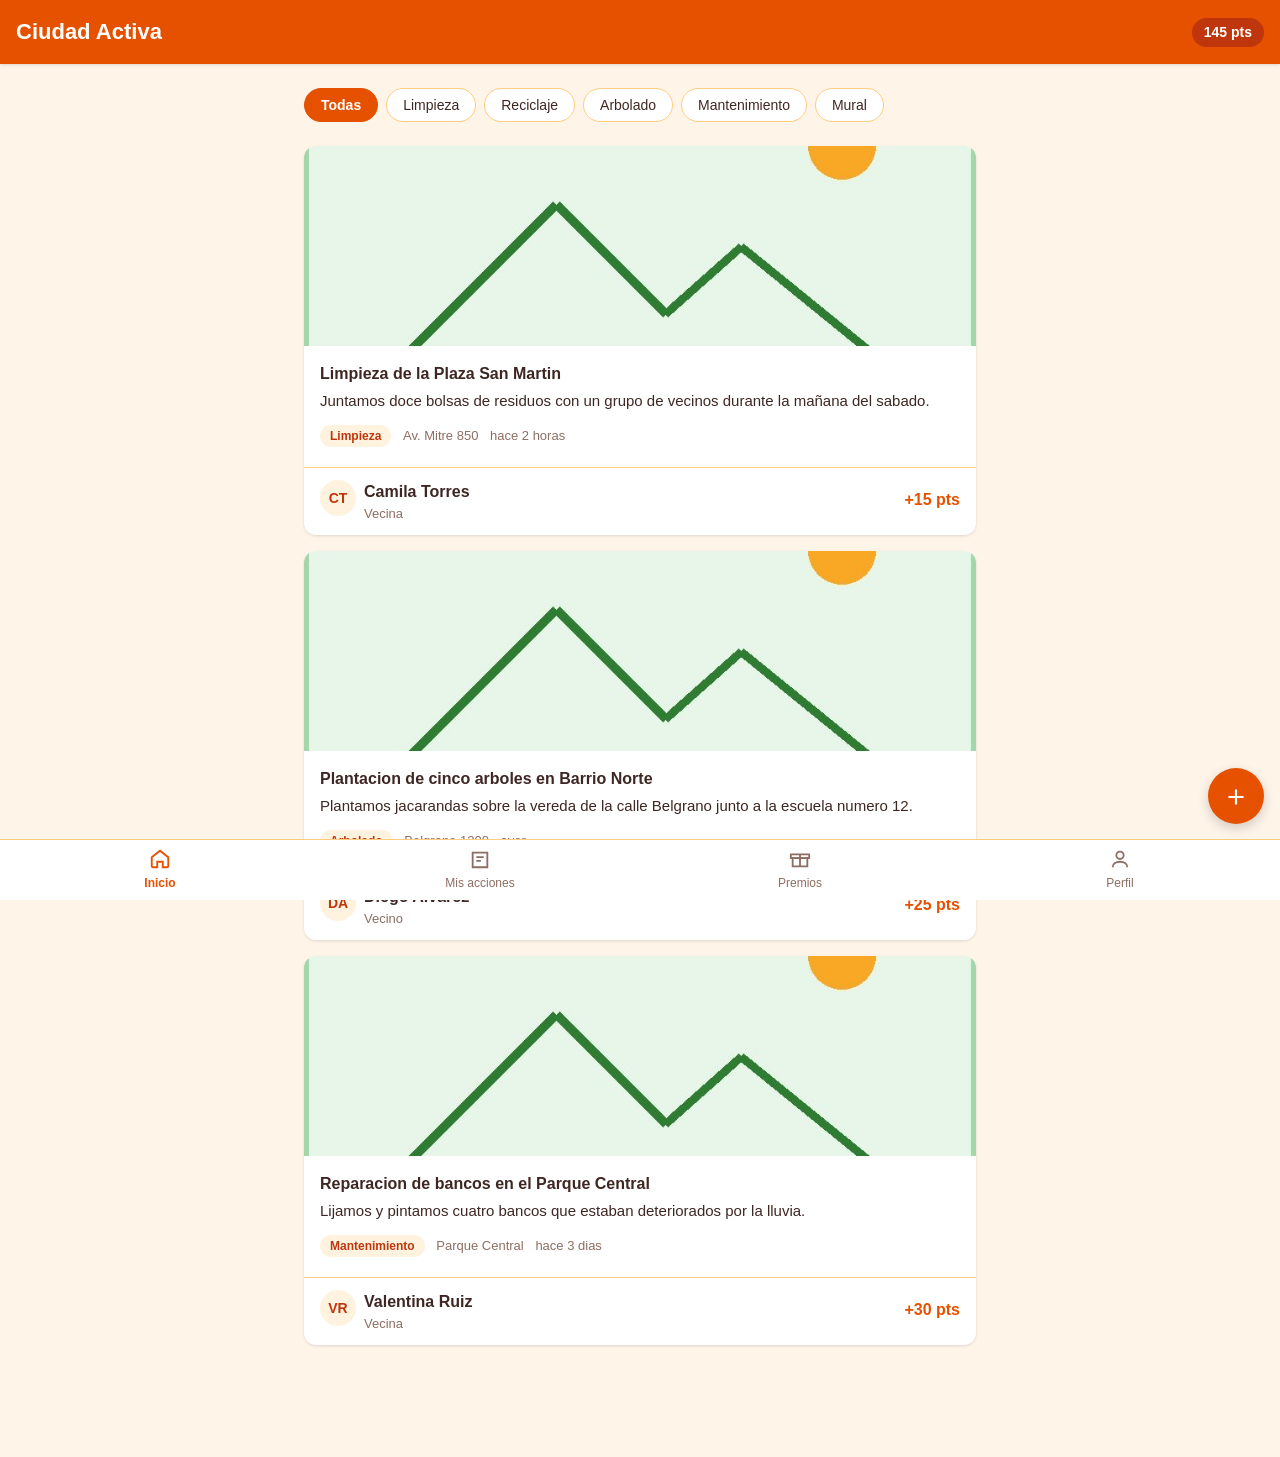
<file: frontend/index.html>
<!DOCTYPE html>
<html lang="es">
<head>
<meta charset="UTF-8">
<meta name="viewport" content="width=device-width, initial-scale=1.0">
<title>Ciudad Activa</title>
<link rel="stylesheet" href="css/main.css">
</head>
<body>

<header class="barra-superior">
  <h1>Ciudad Activa</h1>
  <span class="saldo">145 pts</span>
</header>

<main class="contenido">

  <nav class="filtros">
    <button class="filtro activo">Todas</button>
    <button class="filtro">Limpieza</button>
    <button class="filtro">Reciclaje</button>
    <button class="filtro">Arbolado</button>
    <button class="filtro">Mantenimiento</button>
    <button class="filtro">Mural</button>
  </nav>

  <article class="tarjeta">
    <img class="tarjeta-imagen" src="assets/img/placeholder.jpg" alt="Plaza San Martin limpia">
    <div class="tarjeta-cuerpo">
      <h2 class="tarjeta-titulo">Limpieza de la Plaza San Martin</h2>
      <p>Juntamos doce bolsas de residuos con un grupo de vecinos durante la mañana del sabado.</p>
      <div class="tarjeta-meta">
        <span class="etiqueta etiqueta-categoria">Limpieza</span>
        <span>Av. Mitre 850</span>
        <span>hace 2 horas</span>
      </div>
    </div>
    <div class="tarjeta-pie">
      <div class="autor">
        <span class="avatar">CT</span>
        <div>
          <strong>Camila Torres</strong>
          <small>Vecina</small>
        </div>
      </div>
      <span class="puntos">+15 pts</span>
    </div>
  </article>

  <article class="tarjeta">
    <img class="tarjeta-imagen" src="assets/img/placeholder.jpg" alt="Arboles plantados">
    <div class="tarjeta-cuerpo">
      <h2 class="tarjeta-titulo">Plantacion de cinco arboles en Barrio Norte</h2>
      <p>Plantamos jacarandas sobre la vereda de la calle Belgrano junto a la escuela numero 12.</p>
      <div class="tarjeta-meta">
        <span class="etiqueta etiqueta-categoria">Arbolado</span>
        <span>Belgrano 1200</span>
        <span>ayer</span>
      </div>
    </div>
    <div class="tarjeta-pie">
      <div class="autor">
        <span class="avatar">DA</span>
        <div>
          <strong>Diego Alvarez</strong>
          <small>Vecino</small>
        </div>
      </div>
      <span class="puntos">+25 pts</span>
    </div>
  </article>

  <article class="tarjeta">
    <img class="tarjeta-imagen" src="assets/img/placeholder.jpg" alt="Banco reparado">
    <div class="tarjeta-cuerpo">
      <h2 class="tarjeta-titulo">Reparacion de bancos en el Parque Central</h2>
      <p>Lijamos y pintamos cuatro bancos que estaban deteriorados por la lluvia.</p>
      <div class="tarjeta-meta">
        <span class="etiqueta etiqueta-categoria">Mantenimiento</span>
        <span>Parque Central</span>
        <span>hace 3 dias</span>
      </div>
    </div>
    <div class="tarjeta-pie">
      <div class="autor">
        <span class="avatar">VR</span>
        <div>
          <strong>Valentina Ruiz</strong>
          <small>Vecina</small>
        </div>
      </div>
      <span class="puntos">+30 pts</span>
    </div>
  </article>

</main>

<a class="boton-flotante" href="nueva-accion.html" aria-label="Publicar accion">
  <svg viewBox="0 0 24 24" fill="none" stroke="currentColor" stroke-width="2">
    <path d="M12 5v14M5 12h14"></path>
  </svg>
</a>

<nav class="nav-inferior">
  <a class="activo" href="index.html">
    <svg viewBox="0 0 24 24" fill="none" stroke="currentColor" stroke-width="2"><path d="M3 10l9-7 9 7v10a1 1 0 0 1-1 1h-5v-6H9v6H4a1 1 0 0 1-1-1z"></path></svg>
    Inicio
  </a>
  <a href="mis-acciones.html">
    <svg viewBox="0 0 24 24" fill="none" stroke="currentColor" stroke-width="2"><path d="M4 5h16v16H4z"></path><path d="M8 10h8M8 14h5"></path></svg>
    Mis acciones
  </a>
  <a href="recompensas.html">
    <svg viewBox="0 0 24 24" fill="none" stroke="currentColor" stroke-width="2"><path d="M4 11h16v9H4z"></path><path d="M2 7h20v4H2z"></path><path d="M12 7v13"></path></svg>
    Premios
  </a>
  <a href="perfil.html">
    <svg viewBox="0 0 24 24" fill="none" stroke="currentColor" stroke-width="2"><circle cx="12" cy="8" r="4"></circle><path d="M4 21c0-4 4-6 8-6s8 2 8 6"></path></svg>
    Perfil
  </a>
</nav>

</body>
</html>
</file>
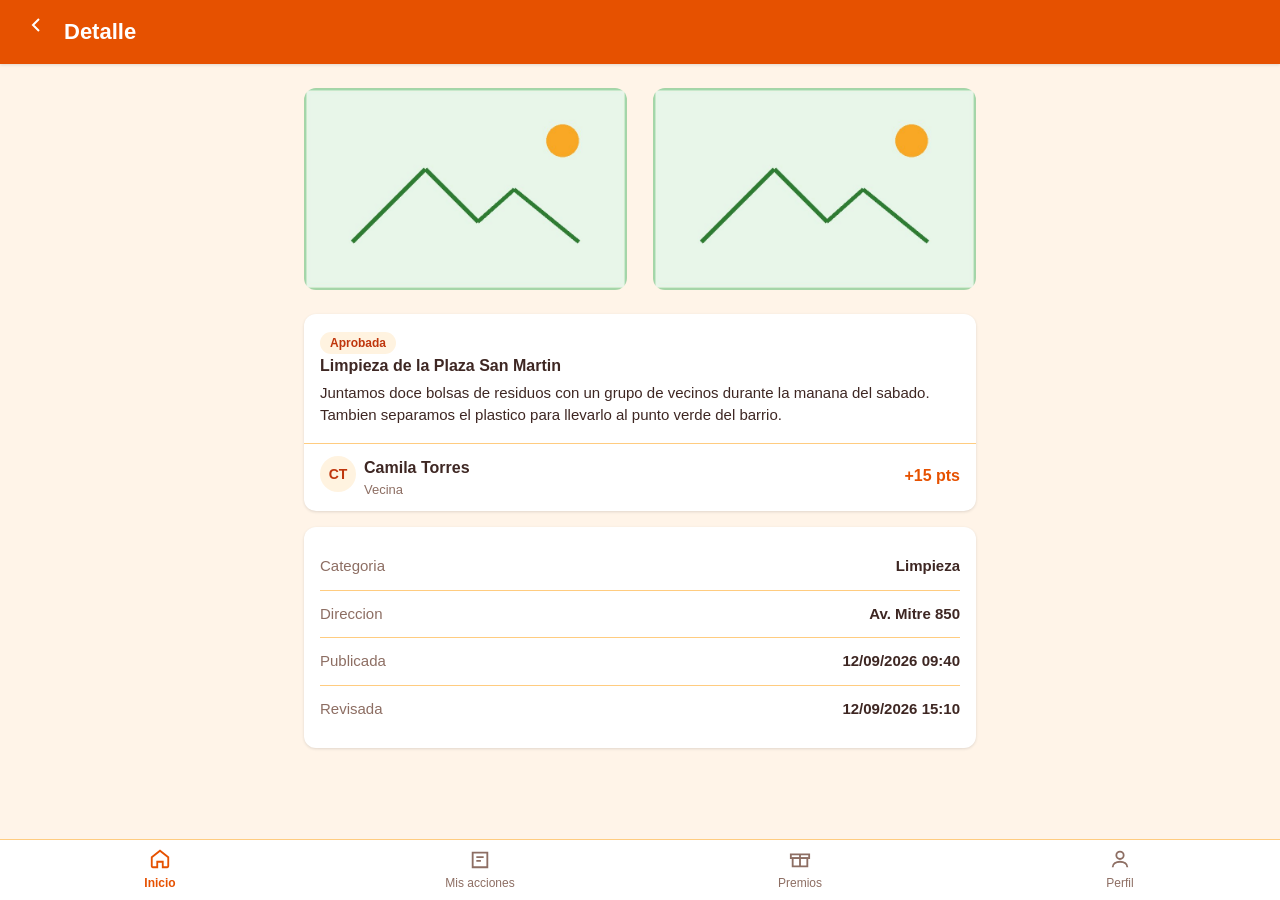
<file: frontend/accion.html>
<!DOCTYPE html>
<html lang="es">
<head>
<meta charset="UTF-8">
<meta name="viewport" content="width=device-width, initial-scale=1.0">
<title>Detalle de la accion - Ciudad Activa</title>
<link rel="stylesheet" href="css/main.css">
</head>
<body>

<header class="barra-superior">
  <a class="volver" href="index.html" aria-label="Volver">
    <svg viewBox="0 0 24 24" fill="none" stroke="currentColor" stroke-width="2" width="24" height="24"><path d="M15 6l-6 6 6 6"></path></svg>
  </a>
  <h1>Detalle</h1>
</header>

<main class="contenido">

  <div class="galeria">
    <img src="assets/img/placeholder.jpg" alt="Prueba de la accion 1">
    <img src="assets/img/placeholder.jpg" alt="Prueba de la accion 2">
  </div>

  <div class="tarjeta">
    <div class="tarjeta-cuerpo">
      <span class="etiqueta etiqueta-aprobada">Aprobada</span>
      <h2 class="tarjeta-titulo">Limpieza de la Plaza San Martin</h2>
      <p>Juntamos doce bolsas de residuos con un grupo de vecinos durante la manana del sabado. Tambien separamos el plastico para llevarlo al punto verde del barrio.</p>
    </div>
    <div class="tarjeta-pie">
      <div class="autor">
        <span class="avatar">CT</span>
        <div>
          <strong>Camila Torres</strong>
          <small>Vecina</small>
        </div>
      </div>
      <span class="puntos">+15 pts</span>
    </div>
  </div>

  <div class="tarjeta">
    <div class="tarjeta-cuerpo">
      <div class="detalle-dato"><span>Categoria</span><strong>Limpieza</strong></div>
      <div class="detalle-dato"><span>Direccion</span><strong>Av. Mitre 850</strong></div>
      <div class="detalle-dato"><span>Publicada</span><strong>12/09/2026 09:40</strong></div>
      <div class="detalle-dato"><span>Revisada</span><strong>12/09/2026 15:10</strong></div>
    </div>
  </div>

</main>

<nav class="nav-inferior">
  <a class="activo" href="index.html">
    <svg viewBox="0 0 24 24" fill="none" stroke="currentColor" stroke-width="2"><path d="M3 10l9-7 9 7v10a1 1 0 0 1-1 1h-5v-6H9v6H4a1 1 0 0 1-1-1z"></path></svg>
    Inicio
  </a>
  <a href="mis-acciones.html">
    <svg viewBox="0 0 24 24" fill="none" stroke="currentColor" stroke-width="2"><path d="M4 5h16v16H4z"></path><path d="M8 10h8M8 14h5"></path></svg>
    Mis acciones
  </a>
  <a href="recompensas.html">
    <svg viewBox="0 0 24 24" fill="none" stroke="currentColor" stroke-width="2"><path d="M4 11h16v9H4z"></path><path d="M2 7h20v4H2z"></path><path d="M12 7v13"></path></svg>
    Premios
  </a>
  <a href="perfil.html">
    <svg viewBox="0 0 24 24" fill="none" stroke="currentColor" stroke-width="2"><circle cx="12" cy="8" r="4"></circle><path d="M4 21c0-4 4-6 8-6s8 2 8 6"></path></svg>
    Perfil
  </a>
</nav>

</body>
</html>
</file>
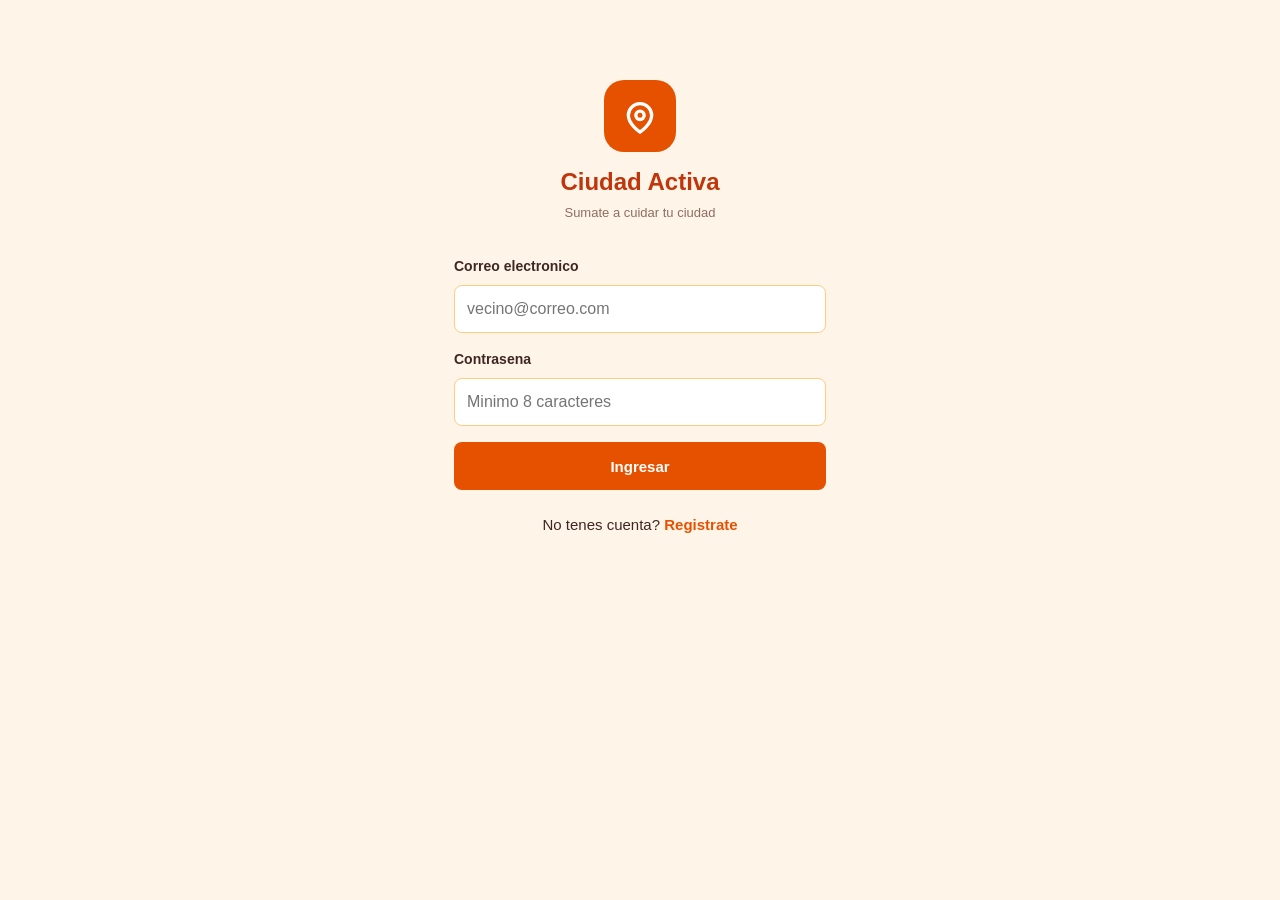
<file: frontend/login.html>
<!DOCTYPE html>
<html lang="es">
<head>
<meta charset="UTF-8">
<meta name="viewport" content="width=device-width, initial-scale=1.0">
<title>Ingresar - Ciudad Activa</title>
<link rel="stylesheet" href="css/main.css">
</head>
<body>

<main class="pantalla-centrada">

  <div class="logo">
    <div class="logo-marca">
      <svg viewBox="0 0 24 24" fill="none" stroke="currentColor" stroke-width="2"><path d="M12 21s-7-4.5-7-10a7 7 0 0 1 14 0c0 5.5-7 10-7 10z"></path><circle cx="12" cy="11" r="2.5"></circle></svg>
    </div>
    <h1>Ciudad Activa</h1>
    <small>Sumate a cuidar tu ciudad</small>
  </div>

  <form action="index.html">
    <div class="campo">
      <label for="email">Correo electronico</label>
      <input type="email" id="email" name="email" placeholder="vecino@correo.com" required>
    </div>

    <div class="campo">
      <label for="password">Contrasena</label>
      <input type="password" id="password" name="password" placeholder="Minimo 8 caracteres" required>
    </div>

    <button type="submit" class="boton boton-primario boton-bloque">Ingresar</button>
  </form>

  <p class="enlace-pie">No tenes cuenta? <a href="registro.html">Registrate</a></p>

</main>

</body>
</html>
</file>
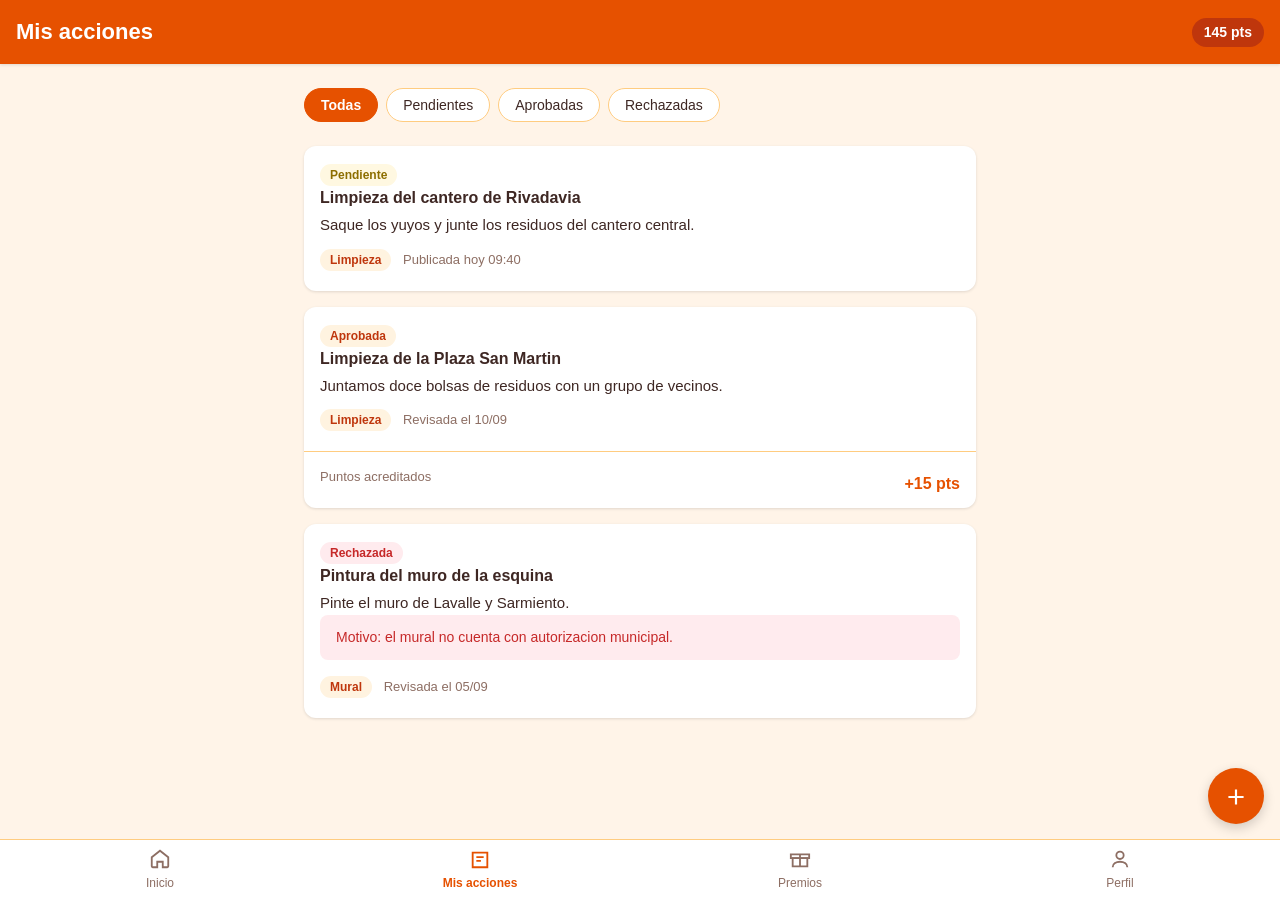
<file: frontend/mis-acciones.html>
<!DOCTYPE html>
<html lang="es">
<head>
<meta charset="UTF-8">
<meta name="viewport" content="width=device-width, initial-scale=1.0">
<title>Mis acciones - Ciudad Activa</title>
<link rel="stylesheet" href="css/main.css">
</head>
<body>

<header class="barra-superior">
  <h1>Mis acciones</h1>
  <span class="saldo">145 pts</span>
</header>

<main class="contenido">

  <nav class="filtros">
    <button class="filtro activo">Todas</button>
    <button class="filtro">Pendientes</button>
    <button class="filtro">Aprobadas</button>
    <button class="filtro">Rechazadas</button>
  </nav>

  <article class="tarjeta">
    <div class="tarjeta-cuerpo">
      <span class="etiqueta etiqueta-pendiente">Pendiente</span>
      <h2 class="tarjeta-titulo">Limpieza del cantero de Rivadavia</h2>
      <p>Saque los yuyos y junte los residuos del cantero central.</p>
      <div class="tarjeta-meta">
        <span class="etiqueta etiqueta-categoria">Limpieza</span>
        <span>Publicada hoy 09:40</span>
      </div>
    </div>
  </article>

  <article class="tarjeta">
    <div class="tarjeta-cuerpo">
      <span class="etiqueta etiqueta-aprobada">Aprobada</span>
      <h2 class="tarjeta-titulo">Limpieza de la Plaza San Martin</h2>
      <p>Juntamos doce bolsas de residuos con un grupo de vecinos.</p>
      <div class="tarjeta-meta">
        <span class="etiqueta etiqueta-categoria">Limpieza</span>
        <span>Revisada el 10/09</span>
      </div>
    </div>
    <div class="tarjeta-pie">
      <small>Puntos acreditados</small>
      <span class="puntos">+15 pts</span>
    </div>
  </article>

  <article class="tarjeta">
    <div class="tarjeta-cuerpo">
      <span class="etiqueta etiqueta-rechazada">Rechazada</span>
      <h2 class="tarjeta-titulo">Pintura del muro de la esquina</h2>
      <p>Pinte el muro de Lavalle y Sarmiento.</p>
      <div class="aviso aviso-error">
        Motivo: el mural no cuenta con autorizacion municipal.
      </div>
      <div class="tarjeta-meta">
        <span class="etiqueta etiqueta-categoria">Mural</span>
        <span>Revisada el 05/09</span>
      </div>
    </div>
  </article>

</main>

<a class="boton-flotante" href="nueva-accion.html" aria-label="Publicar accion">
  <svg viewBox="0 0 24 24" fill="none" stroke="currentColor" stroke-width="2"><path d="M12 5v14M5 12h14"></path></svg>
</a>

<nav class="nav-inferior">
  <a href="index.html">
    <svg viewBox="0 0 24 24" fill="none" stroke="currentColor" stroke-width="2"><path d="M3 10l9-7 9 7v10a1 1 0 0 1-1 1h-5v-6H9v6H4a1 1 0 0 1-1-1z"></path></svg>
    Inicio
  </a>
  <a class="activo" href="mis-acciones.html">
    <svg viewBox="0 0 24 24" fill="none" stroke="currentColor" stroke-width="2"><path d="M4 5h16v16H4z"></path><path d="M8 10h8M8 14h5"></path></svg>
    Mis acciones
  </a>
  <a href="recompensas.html">
    <svg viewBox="0 0 24 24" fill="none" stroke="currentColor" stroke-width="2"><path d="M4 11h16v9H4z"></path><path d="M2 7h20v4H2z"></path><path d="M12 7v13"></path></svg>
    Premios
  </a>
  <a href="perfil.html">
    <svg viewBox="0 0 24 24" fill="none" stroke="currentColor" stroke-width="2"><circle cx="12" cy="8" r="4"></circle><path d="M4 21c0-4 4-6 8-6s8 2 8 6"></path></svg>
    Perfil
  </a>
</nav>

</body>
</html>
</file>
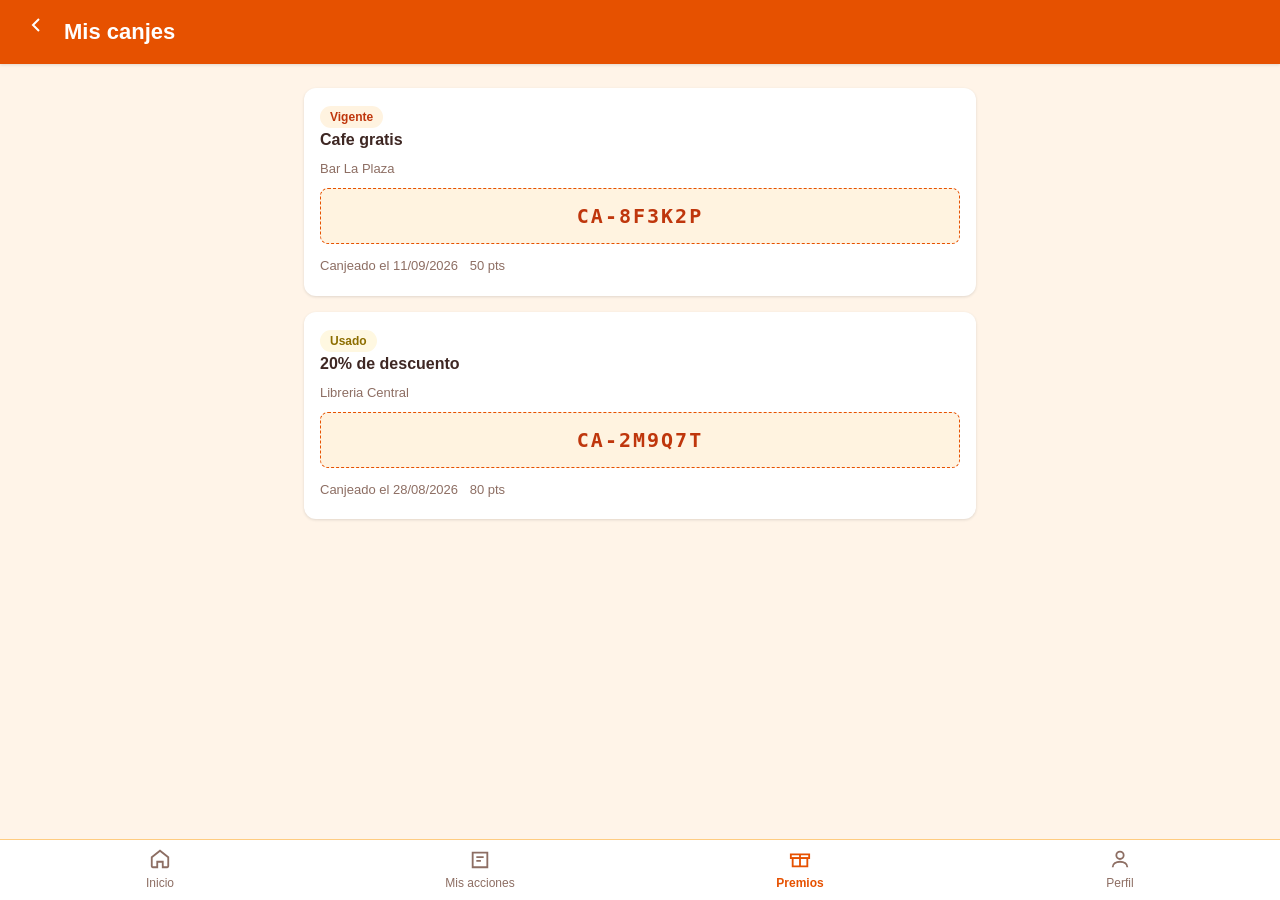
<file: frontend/mis-canjes.html>
<!DOCTYPE html>
<html lang="es">
<head>
<meta charset="UTF-8">
<meta name="viewport" content="width=device-width, initial-scale=1.0">
<title>Mis canjes - Ciudad Activa</title>
<link rel="stylesheet" href="css/main.css">
</head>
<body>

<header class="barra-superior">
  <a class="volver" href="recompensas.html" aria-label="Volver">
    <svg viewBox="0 0 24 24" fill="none" stroke="currentColor" stroke-width="2" width="24" height="24"><path d="M15 6l-6 6 6 6"></path></svg>
  </a>
  <h1>Mis canjes</h1>
</header>

<main class="contenido">

  <article class="tarjeta">
    <div class="tarjeta-cuerpo">
      <span class="etiqueta etiqueta-aprobada">Vigente</span>
      <h2 class="tarjeta-titulo">Cafe gratis</h2>
      <small>Bar La Plaza</small>
      <span class="codigo">CA-8F3K2P</span>
      <div class="tarjeta-meta">
        <span>Canjeado el 11/09/2026</span>
        <span>50 pts</span>
      </div>
    </div>
  </article>

  <article class="tarjeta">
    <div class="tarjeta-cuerpo">
      <span class="etiqueta etiqueta-pendiente">Usado</span>
      <h2 class="tarjeta-titulo">20% de descuento</h2>
      <small>Libreria Central</small>
      <span class="codigo">CA-2M9Q7T</span>
      <div class="tarjeta-meta">
        <span>Canjeado el 28/08/2026</span>
        <span>80 pts</span>
      </div>
    </div>
  </article>

</main>

<nav class="nav-inferior">
  <a href="index.html">
    <svg viewBox="0 0 24 24" fill="none" stroke="currentColor" stroke-width="2"><path d="M3 10l9-7 9 7v10a1 1 0 0 1-1 1h-5v-6H9v6H4a1 1 0 0 1-1-1z"></path></svg>
    Inicio
  </a>
  <a href="mis-acciones.html">
    <svg viewBox="0 0 24 24" fill="none" stroke="currentColor" stroke-width="2"><path d="M4 5h16v16H4z"></path><path d="M8 10h8M8 14h5"></path></svg>
    Mis acciones
  </a>
  <a class="activo" href="recompensas.html">
    <svg viewBox="0 0 24 24" fill="none" stroke="currentColor" stroke-width="2"><path d="M4 11h16v9H4z"></path><path d="M2 7h20v4H2z"></path><path d="M12 7v13"></path></svg>
    Premios
  </a>
  <a href="perfil.html">
    <svg viewBox="0 0 24 24" fill="none" stroke="currentColor" stroke-width="2"><circle cx="12" cy="8" r="4"></circle><path d="M4 21c0-4 4-6 8-6s8 2 8 6"></path></svg>
    Perfil
  </a>
</nav>

</body>
</html>
</file>
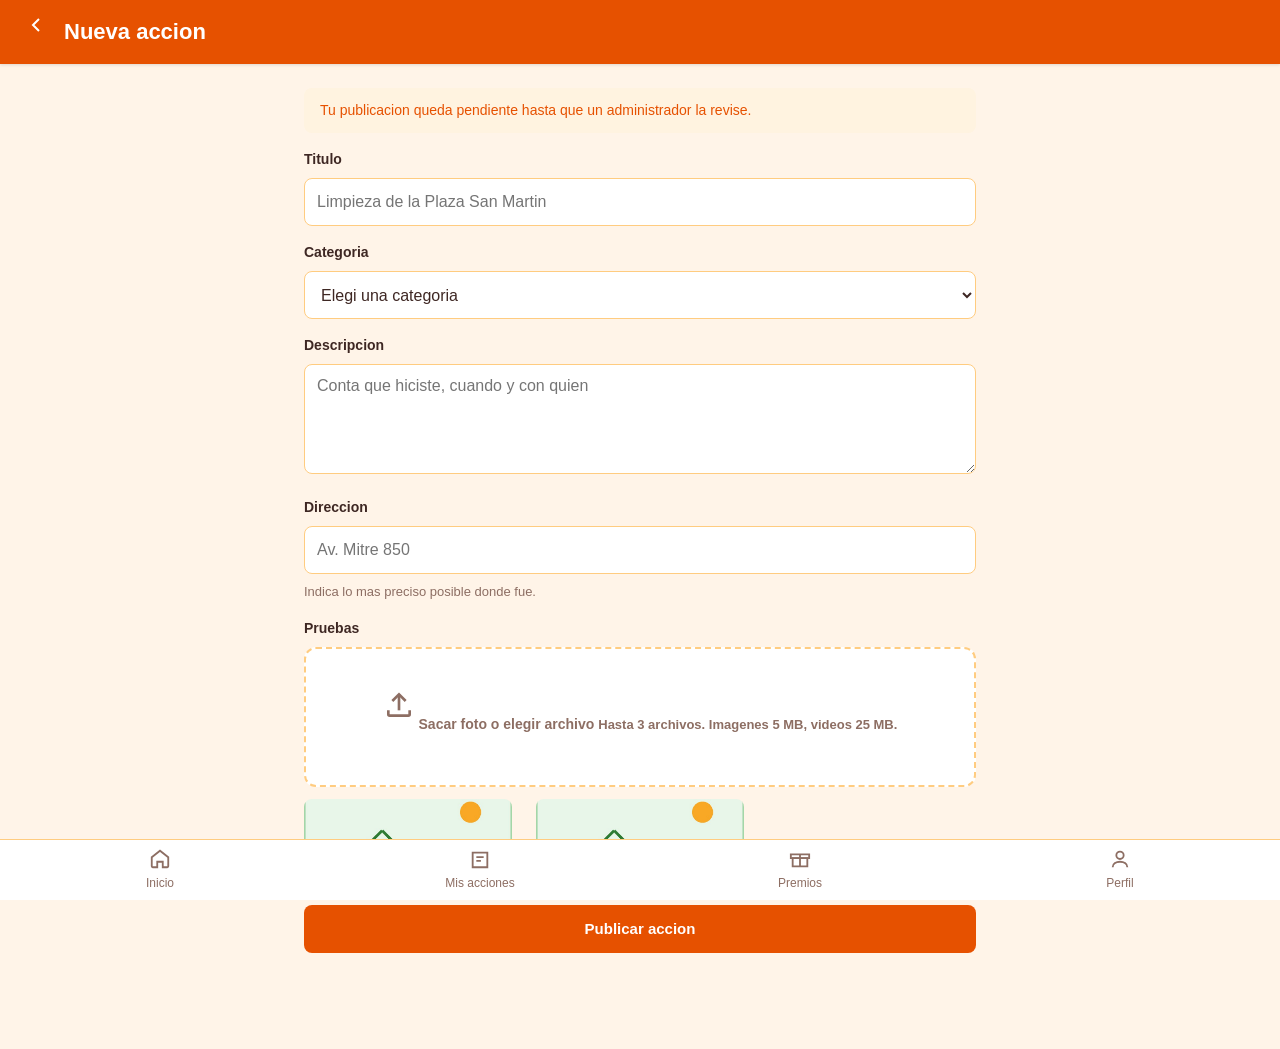
<file: frontend/nueva-accion.html>
<!DOCTYPE html>
<html lang="es">
<head>
<meta charset="UTF-8">
<meta name="viewport" content="width=device-width, initial-scale=1.0">
<title>Nueva accion - Ciudad Activa</title>
<link rel="stylesheet" href="css/main.css">
</head>
<body>

<header class="barra-superior">
  <a class="volver" href="index.html" aria-label="Volver">
    <svg viewBox="0 0 24 24" fill="none" stroke="currentColor" stroke-width="2" width="24" height="24"><path d="M15 6l-6 6 6 6"></path></svg>
  </a>
  <h1>Nueva accion</h1>
</header>

<main class="contenido">

  <div class="aviso aviso-info">
    Tu publicacion queda pendiente hasta que un administrador la revise.
  </div>

  <form action="mis-acciones.html">

    <div class="campo">
      <label for="titulo">Titulo</label>
      <input type="text" id="titulo" name="titulo" maxlength="120" placeholder="Limpieza de la Plaza San Martin" required>
    </div>

    <div class="campo">
      <label for="categoria">Categoria</label>
      <select id="categoria" name="categoria" required>
        <option value="">Elegi una categoria</option>
        <option value="1">Limpieza</option>
        <option value="2">Reciclaje</option>
        <option value="3">Arbolado</option>
        <option value="4">Mantenimiento</option>
        <option value="5">Mural</option>
      </select>
    </div>

    <div class="campo">
      <label for="descripcion">Descripcion</label>
      <textarea id="descripcion" name="descripcion" placeholder="Conta que hiciste, cuando y con quien" required></textarea>
    </div>

    <div class="campo">
      <label for="direccion">Direccion</label>
      <input type="text" id="direccion" name="direccion" placeholder="Av. Mitre 850">
      <small class="campo-ayuda">Indica lo mas preciso posible donde fue.</small>
    </div>

    <div class="campo">
      <label for="evidencias">Pruebas</label>
      <label class="subida" for="evidencias">
        <svg viewBox="0 0 24 24" fill="none" stroke="currentColor" stroke-width="2"><path d="M12 16V4"></path><path d="M7 9l5-5 5 5"></path><path d="M4 16v3a1 1 0 0 0 1 1h14a1 1 0 0 0 1-1v-3"></path></svg>
        <strong>Sacar foto o elegir archivo</strong>
        <small>Hasta 3 archivos. Imagenes 5 MB, videos 25 MB.</small>
      </label>
      <input type="file" id="evidencias" name="evidencias" accept="image/*,video/*" multiple hidden>

      <div class="previsualizacion">
        <img src="assets/img/placeholder.jpg" alt="Prueba 1">
        <img src="assets/img/placeholder.jpg" alt="Prueba 2">
      </div>
    </div>

    <button type="submit" class="boton boton-primario boton-bloque">Publicar accion</button>

  </form>

</main>

<nav class="nav-inferior">
  <a href="index.html">
    <svg viewBox="0 0 24 24" fill="none" stroke="currentColor" stroke-width="2"><path d="M3 10l9-7 9 7v10a1 1 0 0 1-1 1h-5v-6H9v6H4a1 1 0 0 1-1-1z"></path></svg>
    Inicio
  </a>
  <a href="mis-acciones.html">
    <svg viewBox="0 0 24 24" fill="none" stroke="currentColor" stroke-width="2"><path d="M4 5h16v16H4z"></path><path d="M8 10h8M8 14h5"></path></svg>
    Mis acciones
  </a>
  <a href="recompensas.html">
    <svg viewBox="0 0 24 24" fill="none" stroke="currentColor" stroke-width="2"><path d="M4 11h16v9H4z"></path><path d="M2 7h20v4H2z"></path><path d="M12 7v13"></path></svg>
    Premios
  </a>
  <a href="perfil.html">
    <svg viewBox="0 0 24 24" fill="none" stroke="currentColor" stroke-width="2"><circle cx="12" cy="8" r="4"></circle><path d="M4 21c0-4 4-6 8-6s8 2 8 6"></path></svg>
    Perfil
  </a>
</nav>

</body>
</html>
</file>
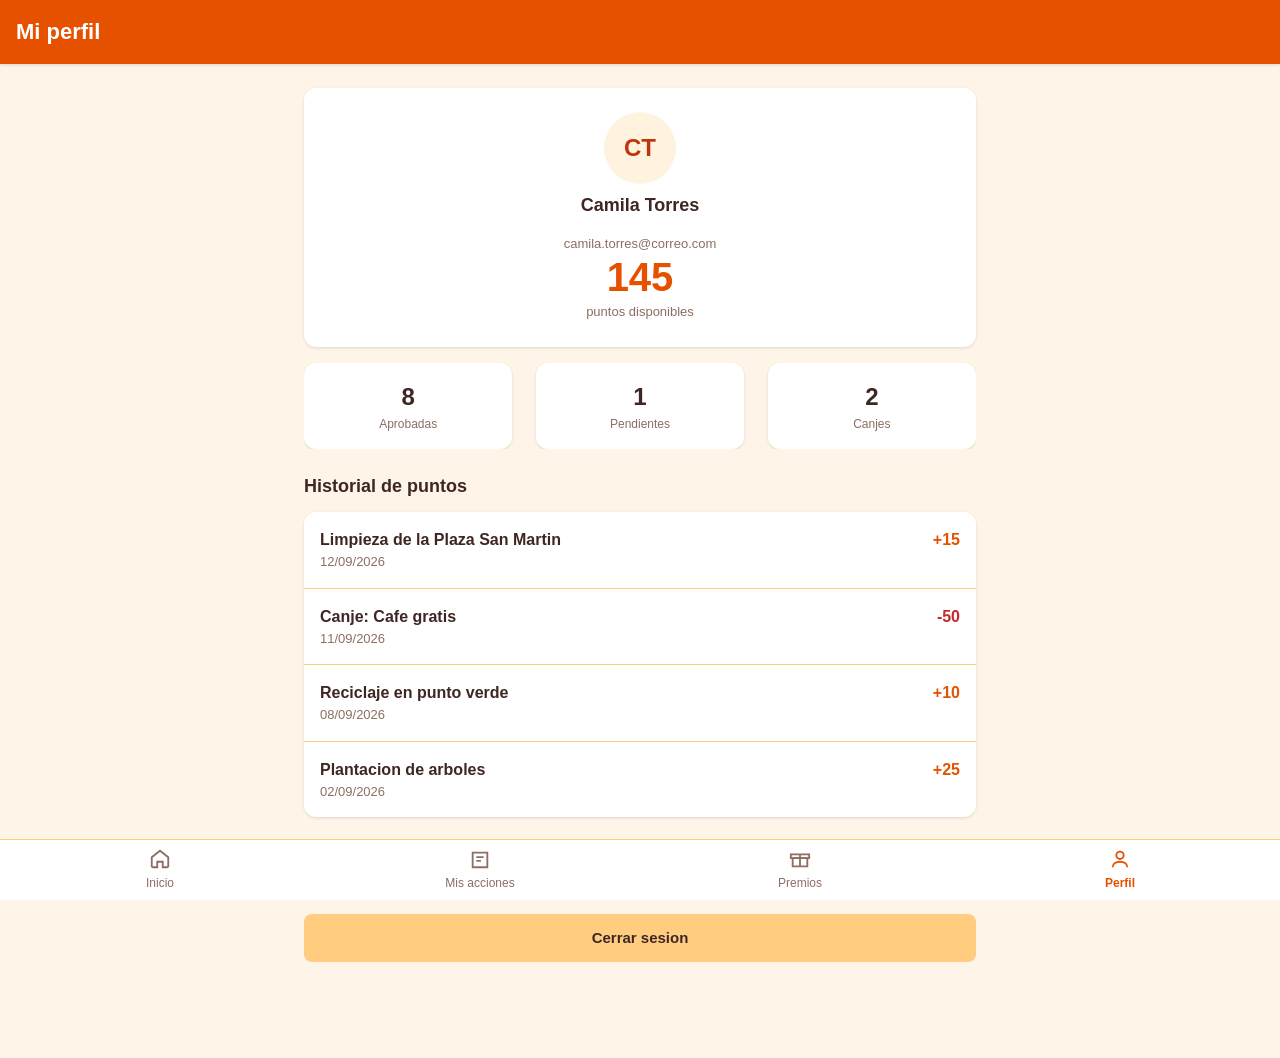
<file: frontend/perfil.html>
<!DOCTYPE html>
<html lang="es">
<head>
<meta charset="UTF-8">
<meta name="viewport" content="width=device-width, initial-scale=1.0">
<title>Mi perfil - Ciudad Activa</title>
<link rel="stylesheet" href="css/main.css">
</head>
<body>

<header class="barra-superior">
  <h1>Mi perfil</h1>
</header>

<main class="contenido">

  <div class="cabecera-perfil">
    <span class="avatar avatar-grande">CT</span>
    <h2>Camila Torres</h2>
    <small>camila.torres@correo.com</small>
    <span class="saldo-grande">145</span>
    <small>puntos disponibles</small>
  </div>

  <div class="resumen">
    <div class="resumen-item">
      <div class="resumen-numero">8</div>
      <div class="resumen-texto">Aprobadas</div>
    </div>
    <div class="resumen-item">
      <div class="resumen-numero">1</div>
      <div class="resumen-texto">Pendientes</div>
    </div>
    <div class="resumen-item">
      <div class="resumen-numero">2</div>
      <div class="resumen-texto">Canjes</div>
    </div>
  </div>

  <div class="seccion">
    <h2>Historial de puntos</h2>
    <ul class="lista">
      <li>
        <div class="lista-texto">
          <strong>Limpieza de la Plaza San Martin</strong>
          <small>12/09/2026</small>
        </div>
        <span class="lista-valor positivo">+15</span>
      </li>
      <li>
        <div class="lista-texto">
          <strong>Canje: Cafe gratis</strong>
          <small>11/09/2026</small>
        </div>
        <span class="lista-valor negativo">-50</span>
      </li>
      <li>
        <div class="lista-texto">
          <strong>Reciclaje en punto verde</strong>
          <small>08/09/2026</small>
        </div>
        <span class="lista-valor positivo">+10</span>
      </li>
      <li>
        <div class="lista-texto">
          <strong>Plantacion de arboles</strong>
          <small>02/09/2026</small>
        </div>
        <span class="lista-valor positivo">+25</span>
      </li>
    </ul>
  </div>

  <div class="seccion">
    <a class="boton boton-secundario boton-bloque" href="admin/pendientes.html">Panel de administracion</a>
  </div>

  <button class="boton boton-gris boton-bloque">Cerrar sesion</button>

</main>

<nav class="nav-inferior">
  <a href="index.html">
    <svg viewBox="0 0 24 24" fill="none" stroke="currentColor" stroke-width="2"><path d="M3 10l9-7 9 7v10a1 1 0 0 1-1 1h-5v-6H9v6H4a1 1 0 0 1-1-1z"></path></svg>
    Inicio
  </a>
  <a href="mis-acciones.html">
    <svg viewBox="0 0 24 24" fill="none" stroke="currentColor" stroke-width="2"><path d="M4 5h16v16H4z"></path><path d="M8 10h8M8 14h5"></path></svg>
    Mis acciones
  </a>
  <a href="recompensas.html">
    <svg viewBox="0 0 24 24" fill="none" stroke="currentColor" stroke-width="2"><path d="M4 11h16v9H4z"></path><path d="M2 7h20v4H2z"></path><path d="M12 7v13"></path></svg>
    Premios
  </a>
  <a class="activo" href="perfil.html">
    <svg viewBox="0 0 24 24" fill="none" stroke="currentColor" stroke-width="2"><circle cx="12" cy="8" r="4"></circle><path d="M4 21c0-4 4-6 8-6s8 2 8 6"></path></svg>
    Perfil
  </a>
</nav>

</body>
</html>
</file>
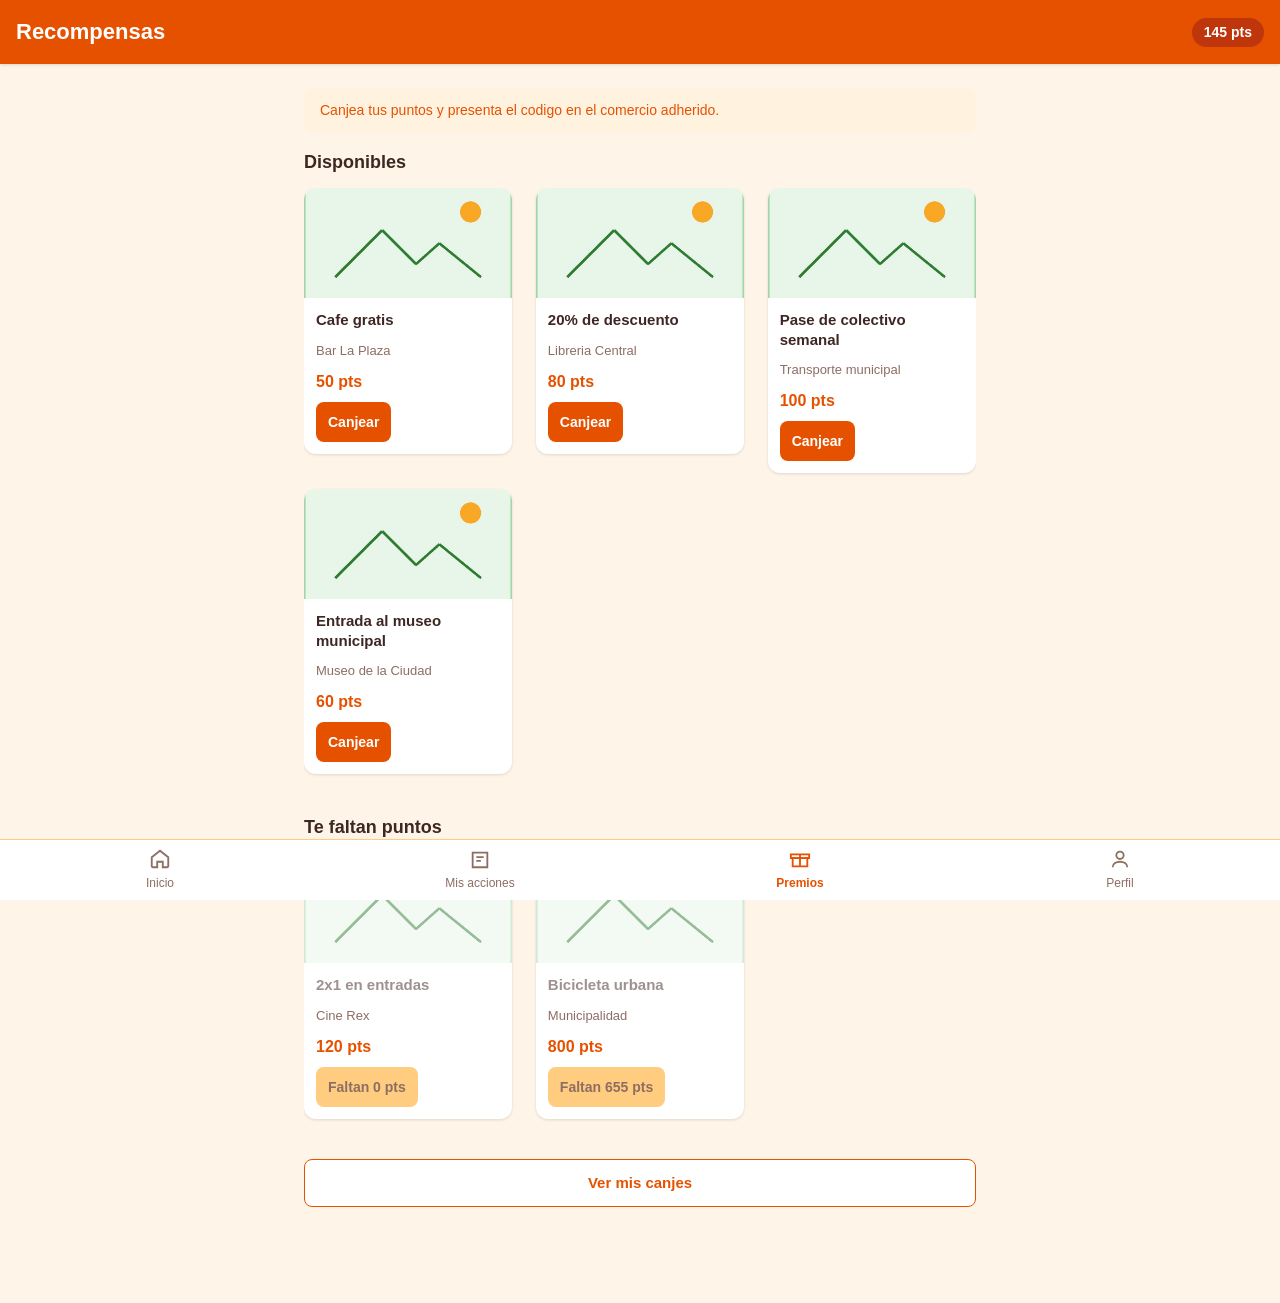
<file: frontend/recompensas.html>
<!DOCTYPE html>
<html lang="es">
<head>
<meta charset="UTF-8">
<meta name="viewport" content="width=device-width, initial-scale=1.0">
<title>Recompensas - Ciudad Activa</title>
<link rel="stylesheet" href="css/main.css">
</head>
<body>

<header class="barra-superior">
  <h1>Recompensas</h1>
  <span class="saldo">145 pts</span>
</header>

<main class="contenido">

  <div class="aviso aviso-info">
    Canjea tus puntos y presenta el codigo en el comercio adherido.
  </div>

  <div class="seccion">
    <h2>Disponibles</h2>
    <div class="grilla-recompensas">

      <article class="recompensa">
        <img src="assets/img/placeholder.jpg" alt="Cafe gratis">
        <div class="recompensa-cuerpo">
          <h3 class="recompensa-nombre">Cafe gratis</h3>
          <small>Bar La Plaza</small>
          <span class="recompensa-costo">50 pts</span>
          <button class="boton boton-primario">Canjear</button>
        </div>
      </article>

      <article class="recompensa">
        <img src="assets/img/placeholder.jpg" alt="Descuento en libreria">
        <div class="recompensa-cuerpo">
          <h3 class="recompensa-nombre">20% de descuento</h3>
          <small>Libreria Central</small>
          <span class="recompensa-costo">80 pts</span>
          <button class="boton boton-primario">Canjear</button>
        </div>
      </article>

      <article class="recompensa">
        <img src="assets/img/placeholder.jpg" alt="Pase de colectivo">
        <div class="recompensa-cuerpo">
          <h3 class="recompensa-nombre">Pase de colectivo semanal</h3>
          <small>Transporte municipal</small>
          <span class="recompensa-costo">100 pts</span>
          <button class="boton boton-primario">Canjear</button>
        </div>
      </article>

      <article class="recompensa">
        <img src="assets/img/placeholder.jpg" alt="Entrada de museo">
        <div class="recompensa-cuerpo">
          <h3 class="recompensa-nombre">Entrada al museo municipal</h3>
          <small>Museo de la Ciudad</small>
          <span class="recompensa-costo">60 pts</span>
          <button class="boton boton-primario">Canjear</button>
        </div>
      </article>

    </div>
  </div>

  <div class="seccion">
    <h2>Te faltan puntos</h2>
    <div class="grilla-recompensas">

      <article class="recompensa recompensa-bloqueada">
        <img src="assets/img/placeholder.jpg" alt="Entradas de cine">
        <div class="recompensa-cuerpo">
          <h3 class="recompensa-nombre">2x1 en entradas</h3>
          <small>Cine Rex</small>
          <span class="recompensa-costo">120 pts</span>
          <button class="boton boton-gris" disabled>Faltan 0 pts</button>
        </div>
      </article>

      <article class="recompensa recompensa-bloqueada">
        <img src="assets/img/placeholder.jpg" alt="Bicicleta">
        <div class="recompensa-cuerpo">
          <h3 class="recompensa-nombre">Bicicleta urbana</h3>
          <small>Municipalidad</small>
          <span class="recompensa-costo">800 pts</span>
          <button class="boton boton-gris" disabled>Faltan 655 pts</button>
        </div>
      </article>

    </div>
  </div>

  <a class="boton boton-secundario boton-bloque" href="mis-canjes.html">Ver mis canjes</a>

</main>

<nav class="nav-inferior">
  <a href="index.html">
    <svg viewBox="0 0 24 24" fill="none" stroke="currentColor" stroke-width="2"><path d="M3 10l9-7 9 7v10a1 1 0 0 1-1 1h-5v-6H9v6H4a1 1 0 0 1-1-1z"></path></svg>
    Inicio
  </a>
  <a href="mis-acciones.html">
    <svg viewBox="0 0 24 24" fill="none" stroke="currentColor" stroke-width="2"><path d="M4 5h16v16H4z"></path><path d="M8 10h8M8 14h5"></path></svg>
    Mis acciones
  </a>
  <a class="activo" href="recompensas.html">
    <svg viewBox="0 0 24 24" fill="none" stroke="currentColor" stroke-width="2"><path d="M4 11h16v9H4z"></path><path d="M2 7h20v4H2z"></path><path d="M12 7v13"></path></svg>
    Premios
  </a>
  <a href="perfil.html">
    <svg viewBox="0 0 24 24" fill="none" stroke="currentColor" stroke-width="2"><circle cx="12" cy="8" r="4"></circle><path d="M4 21c0-4 4-6 8-6s8 2 8 6"></path></svg>
    Perfil
  </a>
</nav>

</body>
</html>
</file>
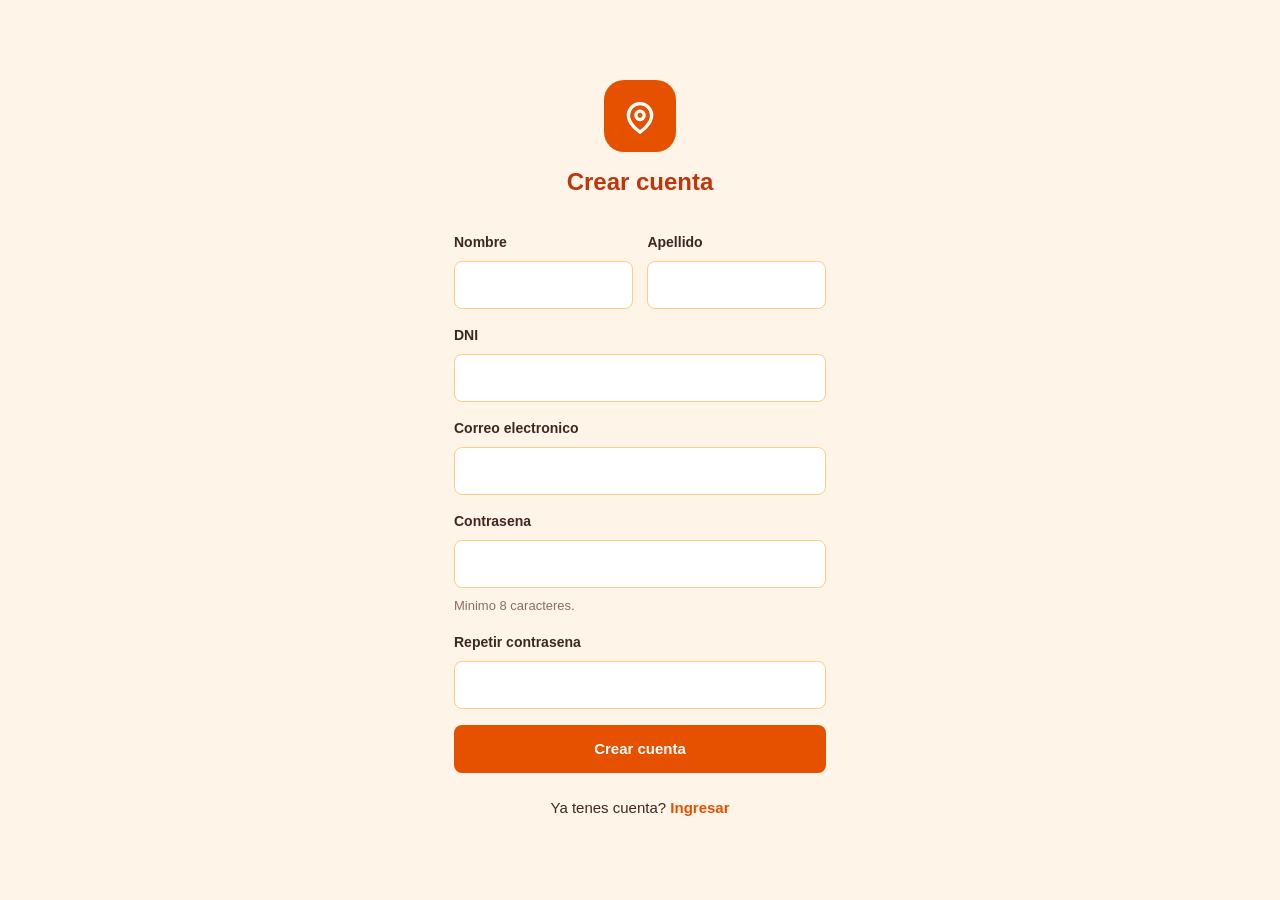
<file: frontend/registro.html>
<!DOCTYPE html>
<html lang="es">
<head>
<meta charset="UTF-8">
<meta name="viewport" content="width=device-width, initial-scale=1.0">
<title>Crear cuenta - Ciudad Activa</title>
<link rel="stylesheet" href="css/main.css">
</head>
<body>

<main class="pantalla-centrada">

  <div class="logo">
    <div class="logo-marca">
      <svg viewBox="0 0 24 24" fill="none" stroke="currentColor" stroke-width="2"><path d="M12 21s-7-4.5-7-10a7 7 0 0 1 14 0c0 5.5-7 10-7 10z"></path><circle cx="12" cy="11" r="2.5"></circle></svg>
    </div>
    <h1>Crear cuenta</h1>
  </div>

  <form action="index.html">
    <div class="fila">
      <div class="campo">
        <label for="nombre">Nombre</label>
        <input type="text" id="nombre" name="nombre" required>
      </div>
      <div class="campo">
        <label for="apellido">Apellido</label>
        <input type="text" id="apellido" name="apellido" required>
      </div>
    </div>

    <div class="campo">
      <label for="dni">DNI</label>
      <input type="text" id="dni" name="dni" inputmode="numeric" required>
    </div>

    <div class="campo">
      <label for="email">Correo electronico</label>
      <input type="email" id="email" name="email" required>
    </div>

    <div class="campo">
      <label for="password">Contrasena</label>
      <input type="password" id="password" name="password" required>
      <small class="campo-ayuda">Minimo 8 caracteres.</small>
    </div>

    <div class="campo">
      <label for="password2">Repetir contrasena</label>
      <input type="password" id="password2" name="password2" required>
    </div>

    <button type="submit" class="boton boton-primario boton-bloque">Crear cuenta</button>
  </form>

  <p class="enlace-pie">Ya tenes cuenta? <a href="login.html">Ingresar</a></p>

</main>

</body>
</html>
</file>
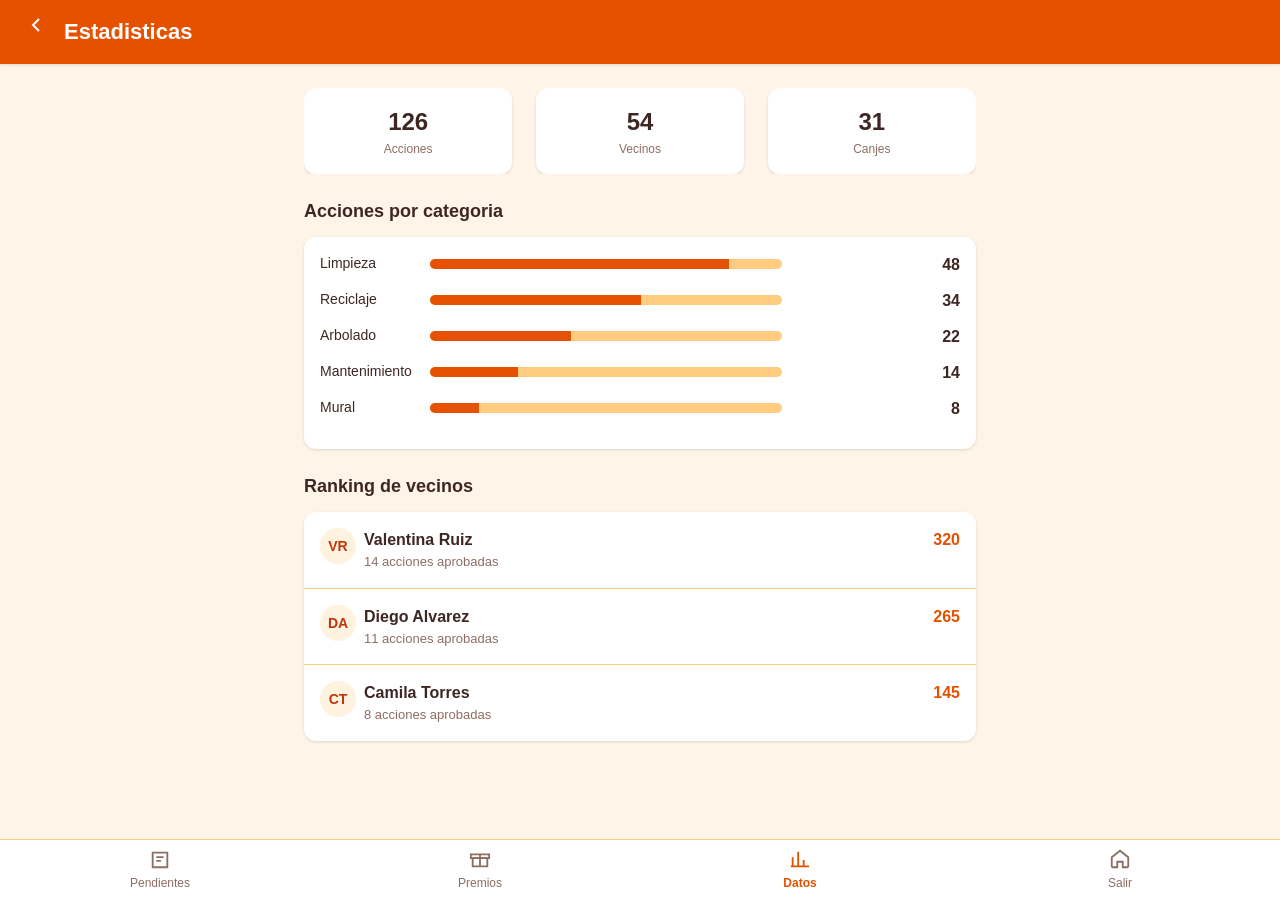
<file: frontend/admin/dashboard.html>
<!DOCTYPE html>
<html lang="es">
<head>
<meta charset="UTF-8">
<meta name="viewport" content="width=device-width, initial-scale=1.0">
<title>Estadisticas - Administracion</title>
<link rel="stylesheet" href="../css/main.css">
</head>
<body>

<header class="barra-superior">
  <a class="volver" href="pendientes.html" aria-label="Volver">
    <svg viewBox="0 0 24 24" fill="none" stroke="currentColor" stroke-width="2" width="24" height="24"><path d="M15 6l-6 6 6 6"></path></svg>
  </a>
  <h1>Estadisticas</h1>
</header>

<main class="contenido">

  <div class="resumen">
    <div class="resumen-item">
      <div class="resumen-numero">126</div>
      <div class="resumen-texto">Acciones</div>
    </div>
    <div class="resumen-item">
      <div class="resumen-numero">54</div>
      <div class="resumen-texto">Vecinos</div>
    </div>
    <div class="resumen-item">
      <div class="resumen-numero">31</div>
      <div class="resumen-texto">Canjes</div>
    </div>
  </div>

  <div class="seccion">
    <h2>Acciones por categoria</h2>
    <div class="tarjeta">
      <div class="tarjeta-cuerpo">
        <div class="barra-dato">
          <span class="barra-dato-nombre">Limpieza</span>
          <div class="barra-dato-fondo"><div class="barra-dato-relleno" style="width:85%"></div></div>
          <strong>48</strong>
        </div>
        <div class="barra-dato">
          <span class="barra-dato-nombre">Reciclaje</span>
          <div class="barra-dato-fondo"><div class="barra-dato-relleno" style="width:60%"></div></div>
          <strong>34</strong>
        </div>
        <div class="barra-dato">
          <span class="barra-dato-nombre">Arbolado</span>
          <div class="barra-dato-fondo"><div class="barra-dato-relleno" style="width:40%"></div></div>
          <strong>22</strong>
        </div>
        <div class="barra-dato">
          <span class="barra-dato-nombre">Mantenimiento</span>
          <div class="barra-dato-fondo"><div class="barra-dato-relleno" style="width:25%"></div></div>
          <strong>14</strong>
        </div>
        <div class="barra-dato">
          <span class="barra-dato-nombre">Mural</span>
          <div class="barra-dato-fondo"><div class="barra-dato-relleno" style="width:14%"></div></div>
          <strong>8</strong>
        </div>
      </div>
    </div>
  </div>

  <div class="seccion">
    <h2>Ranking de vecinos</h2>
    <ul class="lista">
      <li>
        <span class="avatar">VR</span>
        <div class="lista-texto">
          <strong>Valentina Ruiz</strong>
          <small>14 acciones aprobadas</small>
        </div>
        <span class="lista-valor positivo">320</span>
      </li>
      <li>
        <span class="avatar">DA</span>
        <div class="lista-texto">
          <strong>Diego Alvarez</strong>
          <small>11 acciones aprobadas</small>
        </div>
        <span class="lista-valor positivo">265</span>
      </li>
      <li>
        <span class="avatar">CT</span>
        <div class="lista-texto">
          <strong>Camila Torres</strong>
          <small>8 acciones aprobadas</small>
        </div>
        <span class="lista-valor positivo">145</span>
      </li>
    </ul>
  </div>

</main>

<nav class="nav-inferior">
  <a href="pendientes.html">
    <svg viewBox="0 0 24 24" fill="none" stroke="currentColor" stroke-width="2"><path d="M4 5h16v16H4z"></path><path d="M8 10h8M8 14h5"></path></svg>
    Pendientes
  </a>
  <a href="recompensas.html">
    <svg viewBox="0 0 24 24" fill="none" stroke="currentColor" stroke-width="2"><path d="M4 11h16v9H4z"></path><path d="M2 7h20v4H2z"></path><path d="M12 7v13"></path></svg>
    Premios
  </a>
  <a class="activo" href="dashboard.html">
    <svg viewBox="0 0 24 24" fill="none" stroke="currentColor" stroke-width="2"><path d="M4 20V10M10 20V4M16 20v-7M22 20H2"></path></svg>
    Datos
  </a>
  <a href="../index.html">
    <svg viewBox="0 0 24 24" fill="none" stroke="currentColor" stroke-width="2"><path d="M3 10l9-7 9 7v10a1 1 0 0 1-1 1h-5v-6H9v6H4a1 1 0 0 1-1-1z"></path></svg>
    Salir
  </a>
</nav>

</body>
</html>
</file>
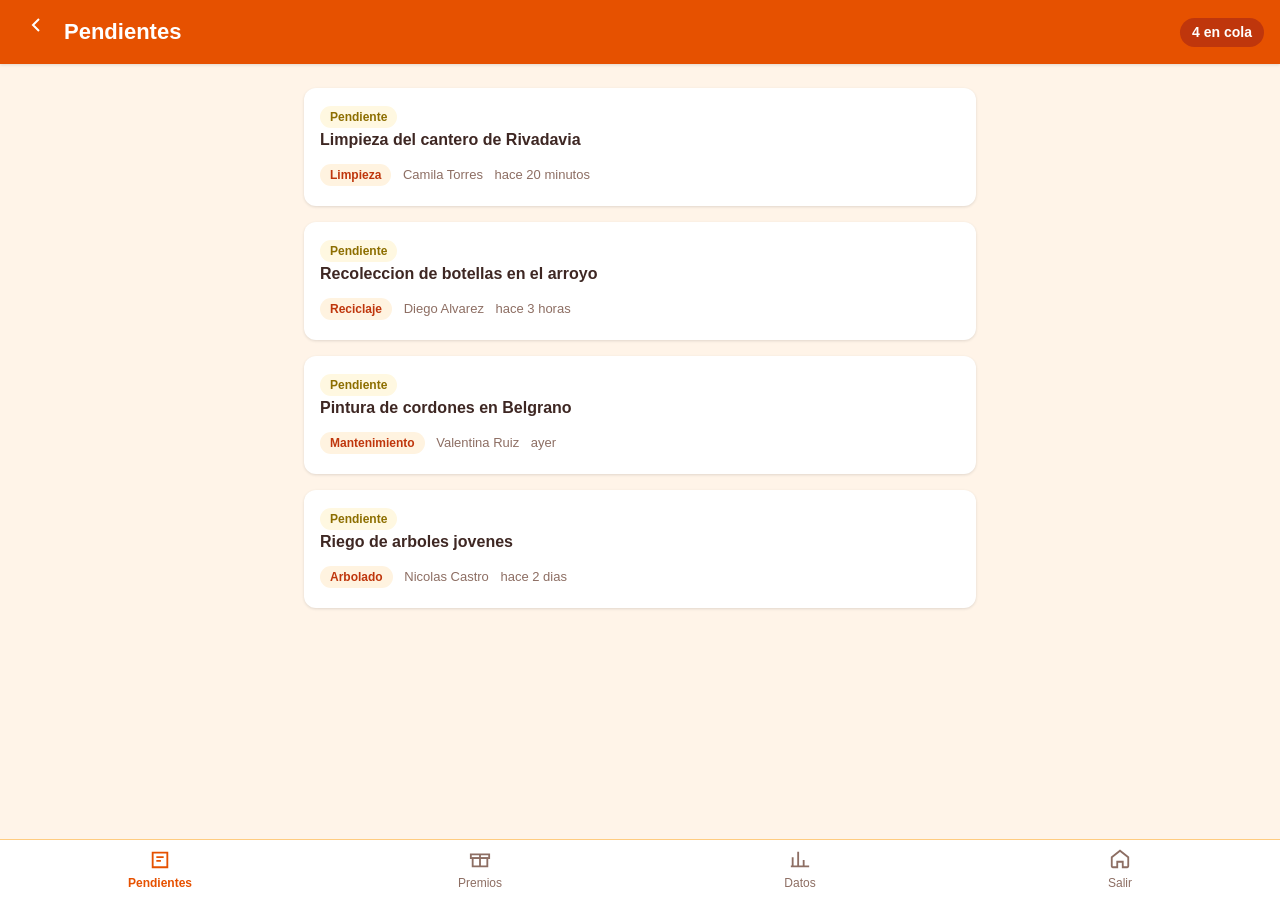
<file: frontend/admin/pendientes.html>
<!DOCTYPE html>
<html lang="es">
<head>
<meta charset="UTF-8">
<meta name="viewport" content="width=device-width, initial-scale=1.0">
<title>Pendientes - Administracion</title>
<link rel="stylesheet" href="../css/main.css">
</head>
<body>

<header class="barra-superior">
  <a class="volver" href="../perfil.html" aria-label="Volver">
    <svg viewBox="0 0 24 24" fill="none" stroke="currentColor" stroke-width="2" width="24" height="24"><path d="M15 6l-6 6 6 6"></path></svg>
  </a>
  <h1>Pendientes</h1>
  <span class="saldo">4 en cola</span>
</header>

<main class="contenido">

  <a class="tarjeta" href="revisar.html" style="display:block">
    <div class="tarjeta-cuerpo">
      <span class="etiqueta etiqueta-pendiente">Pendiente</span>
      <h2 class="tarjeta-titulo">Limpieza del cantero de Rivadavia</h2>
      <div class="tarjeta-meta">
        <span class="etiqueta etiqueta-categoria">Limpieza</span>
        <span>Camila Torres</span>
        <span>hace 20 minutos</span>
      </div>
    </div>
  </a>

  <a class="tarjeta" href="revisar.html" style="display:block">
    <div class="tarjeta-cuerpo">
      <span class="etiqueta etiqueta-pendiente">Pendiente</span>
      <h2 class="tarjeta-titulo">Recoleccion de botellas en el arroyo</h2>
      <div class="tarjeta-meta">
        <span class="etiqueta etiqueta-categoria">Reciclaje</span>
        <span>Diego Alvarez</span>
        <span>hace 3 horas</span>
      </div>
    </div>
  </a>

  <a class="tarjeta" href="revisar.html" style="display:block">
    <div class="tarjeta-cuerpo">
      <span class="etiqueta etiqueta-pendiente">Pendiente</span>
      <h2 class="tarjeta-titulo">Pintura de cordones en Belgrano</h2>
      <div class="tarjeta-meta">
        <span class="etiqueta etiqueta-categoria">Mantenimiento</span>
        <span>Valentina Ruiz</span>
        <span>ayer</span>
      </div>
    </div>
  </a>

  <a class="tarjeta" href="revisar.html" style="display:block">
    <div class="tarjeta-cuerpo">
      <span class="etiqueta etiqueta-pendiente">Pendiente</span>
      <h2 class="tarjeta-titulo">Riego de arboles jovenes</h2>
      <div class="tarjeta-meta">
        <span class="etiqueta etiqueta-categoria">Arbolado</span>
        <span>Nicolas Castro</span>
        <span>hace 2 dias</span>
      </div>
    </div>
  </a>

</main>

<nav class="nav-inferior">
  <a class="activo" href="pendientes.html">
    <svg viewBox="0 0 24 24" fill="none" stroke="currentColor" stroke-width="2"><path d="M4 5h16v16H4z"></path><path d="M8 10h8M8 14h5"></path></svg>
    Pendientes
  </a>
  <a href="recompensas.html">
    <svg viewBox="0 0 24 24" fill="none" stroke="currentColor" stroke-width="2"><path d="M4 11h16v9H4z"></path><path d="M2 7h20v4H2z"></path><path d="M12 7v13"></path></svg>
    Premios
  </a>
  <a href="dashboard.html">
    <svg viewBox="0 0 24 24" fill="none" stroke="currentColor" stroke-width="2"><path d="M4 20V10M10 20V4M16 20v-7M22 20H2"></path></svg>
    Datos
  </a>
  <a href="../index.html">
    <svg viewBox="0 0 24 24" fill="none" stroke="currentColor" stroke-width="2"><path d="M3 10l9-7 9 7v10a1 1 0 0 1-1 1h-5v-6H9v6H4a1 1 0 0 1-1-1z"></path></svg>
    Salir
  </a>
</nav>

</body>
</html>
</file>
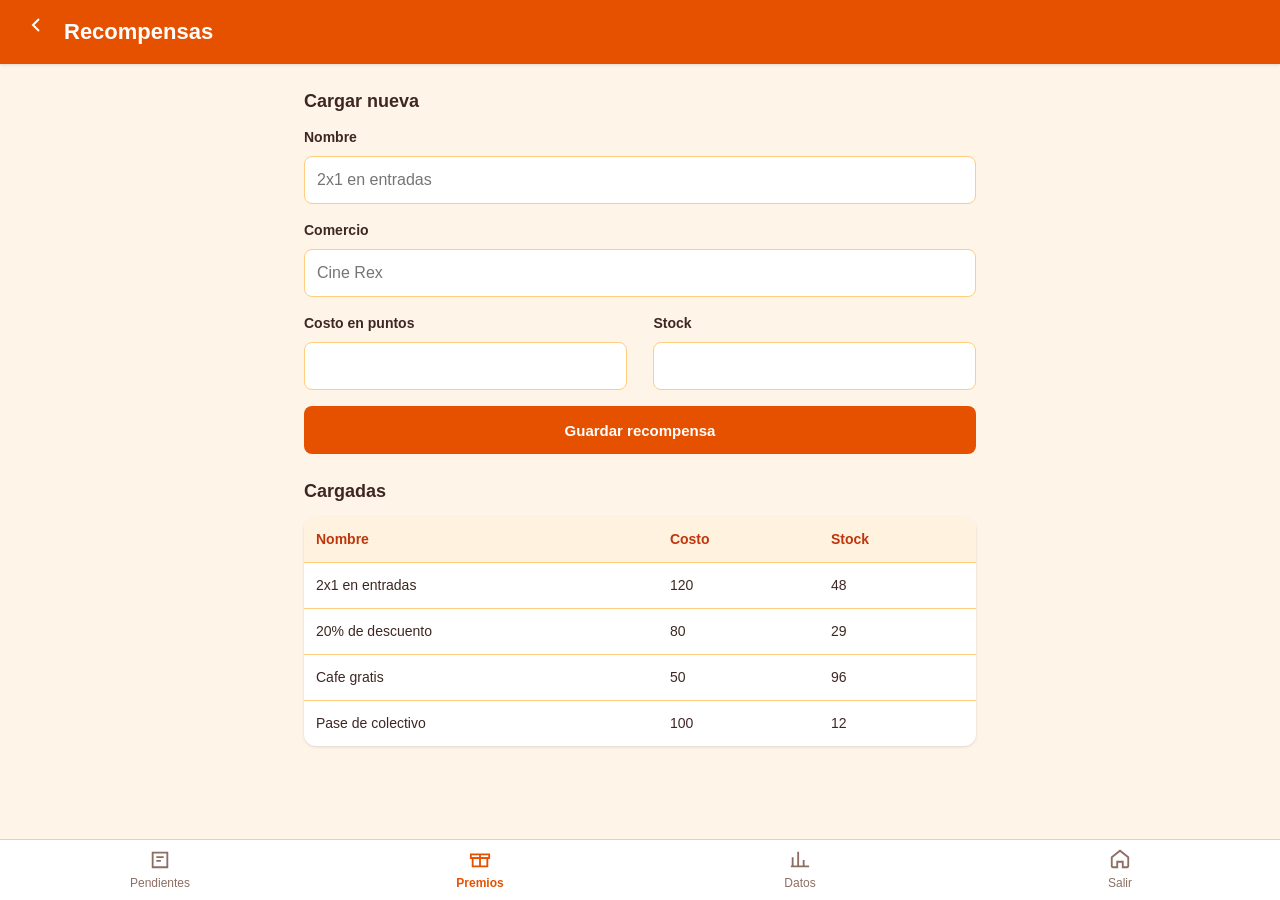
<file: frontend/admin/recompensas.html>
<!DOCTYPE html>
<html lang="es">
<head>
<meta charset="UTF-8">
<meta name="viewport" content="width=device-width, initial-scale=1.0">
<title>Recompensas - Administracion</title>
<link rel="stylesheet" href="../css/main.css">
</head>
<body>

<header class="barra-superior">
  <a class="volver" href="pendientes.html" aria-label="Volver">
    <svg viewBox="0 0 24 24" fill="none" stroke="currentColor" stroke-width="2" width="24" height="24"><path d="M15 6l-6 6 6 6"></path></svg>
  </a>
  <h1>Recompensas</h1>
</header>

<main class="contenido">

  <div class="seccion">
    <h2>Cargar nueva</h2>
    <form action="recompensas.html">
      <div class="campo">
        <label for="nombre">Nombre</label>
        <input type="text" id="nombre" name="nombre" placeholder="2x1 en entradas" required>
      </div>
      <div class="campo">
        <label for="comercio">Comercio</label>
        <input type="text" id="comercio" name="comercio" placeholder="Cine Rex" required>
      </div>
      <div class="fila">
        <div class="campo">
          <label for="costo">Costo en puntos</label>
          <input type="number" id="costo" name="costo" min="1" required>
        </div>
        <div class="campo">
          <label for="stock">Stock</label>
          <input type="number" id="stock" name="stock" min="0" required>
        </div>
      </div>
      <button type="submit" class="boton boton-primario boton-bloque">Guardar recompensa</button>
    </form>
  </div>

  <div class="seccion">
    <h2>Cargadas</h2>
    <div class="tabla">
      <table>
        <thead>
          <tr>
            <th>Nombre</th>
            <th>Costo</th>
            <th>Stock</th>
          </tr>
        </thead>
        <tbody>
          <tr>
            <td>2x1 en entradas</td>
            <td>120</td>
            <td>48</td>
          </tr>
          <tr>
            <td>20% de descuento</td>
            <td>80</td>
            <td>29</td>
          </tr>
          <tr>
            <td>Cafe gratis</td>
            <td>50</td>
            <td>96</td>
          </tr>
          <tr>
            <td>Pase de colectivo</td>
            <td>100</td>
            <td>12</td>
          </tr>
        </tbody>
      </table>
    </div>
  </div>

</main>

<nav class="nav-inferior">
  <a href="pendientes.html">
    <svg viewBox="0 0 24 24" fill="none" stroke="currentColor" stroke-width="2"><path d="M4 5h16v16H4z"></path><path d="M8 10h8M8 14h5"></path></svg>
    Pendientes
  </a>
  <a class="activo" href="recompensas.html">
    <svg viewBox="0 0 24 24" fill="none" stroke="currentColor" stroke-width="2"><path d="M4 11h16v9H4z"></path><path d="M2 7h20v4H2z"></path><path d="M12 7v13"></path></svg>
    Premios
  </a>
  <a href="dashboard.html">
    <svg viewBox="0 0 24 24" fill="none" stroke="currentColor" stroke-width="2"><path d="M4 20V10M10 20V4M16 20v-7M22 20H2"></path></svg>
    Datos
  </a>
  <a href="../index.html">
    <svg viewBox="0 0 24 24" fill="none" stroke="currentColor" stroke-width="2"><path d="M3 10l9-7 9 7v10a1 1 0 0 1-1 1h-5v-6H9v6H4a1 1 0 0 1-1-1z"></path></svg>
    Salir
  </a>
</nav>

</body>
</html>
</file>
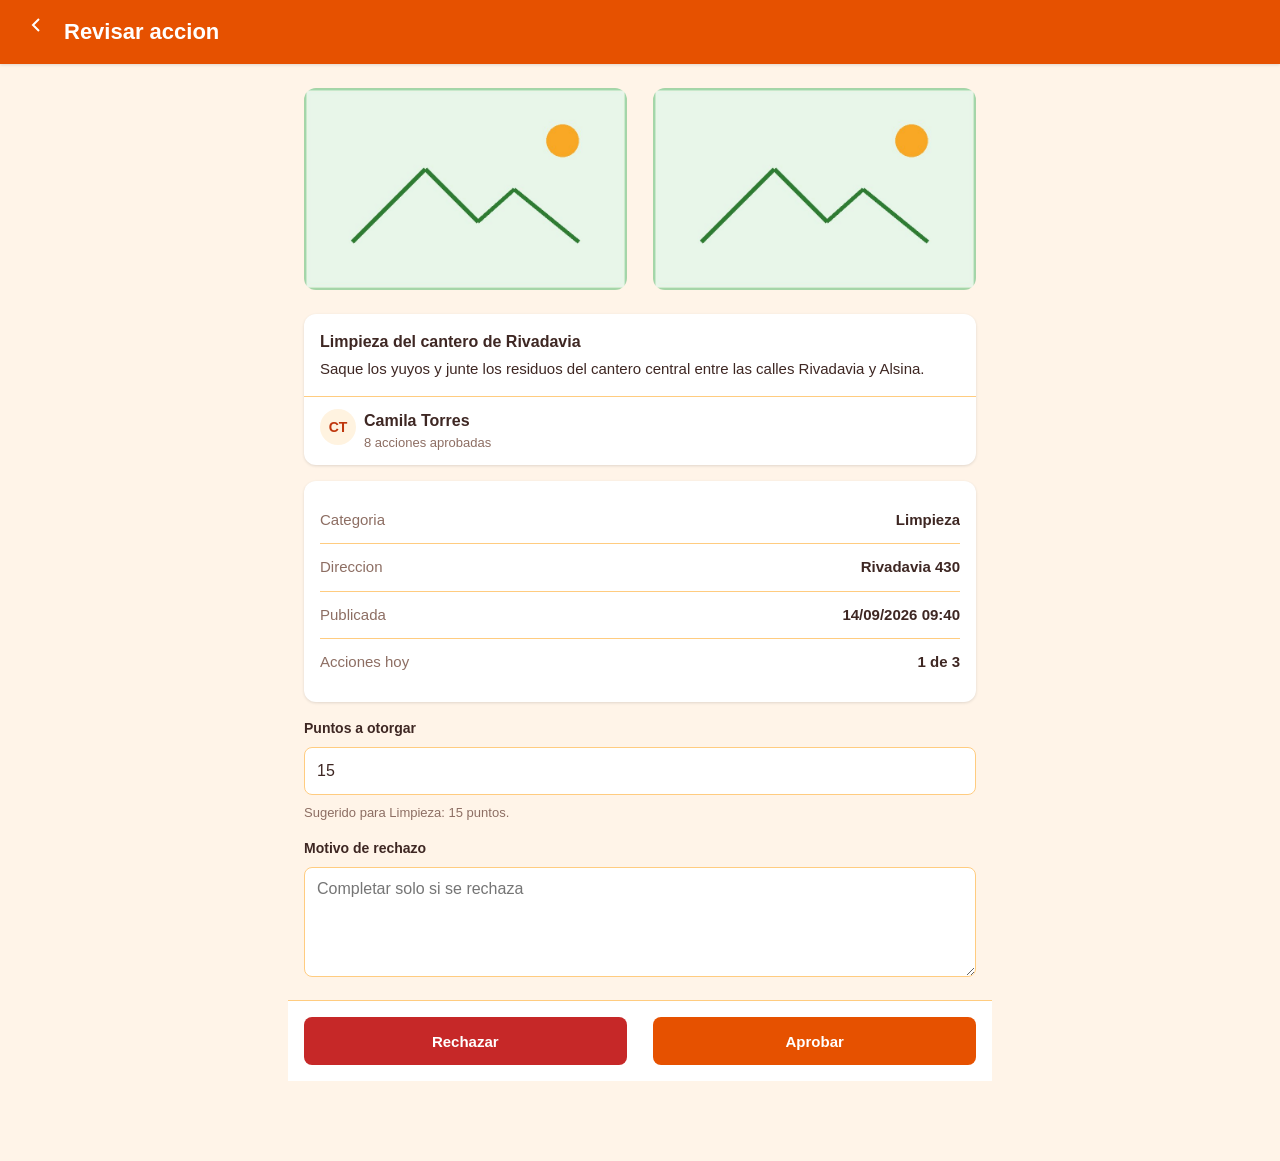
<file: frontend/admin/revisar.html>
<!DOCTYPE html>
<html lang="es">
<head>
<meta charset="UTF-8">
<meta name="viewport" content="width=device-width, initial-scale=1.0">
<title>Revisar accion - Administracion</title>
<link rel="stylesheet" href="../css/main.css">
</head>
<body>

<header class="barra-superior">
  <a class="volver" href="pendientes.html" aria-label="Volver">
    <svg viewBox="0 0 24 24" fill="none" stroke="currentColor" stroke-width="2" width="24" height="24"><path d="M15 6l-6 6 6 6"></path></svg>
  </a>
  <h1>Revisar accion</h1>
</header>

<main class="contenido">

  <div class="galeria">
    <img src="../assets/img/placeholder.jpg" alt="Prueba 1">
    <img src="../assets/img/placeholder.jpg" alt="Prueba 2">
  </div>

  <div class="tarjeta">
    <div class="tarjeta-cuerpo">
      <h2 class="tarjeta-titulo">Limpieza del cantero de Rivadavia</h2>
      <p>Saque los yuyos y junte los residuos del cantero central entre las calles Rivadavia y Alsina.</p>
    </div>
    <div class="tarjeta-pie">
      <div class="autor">
        <span class="avatar">CT</span>
        <div>
          <strong>Camila Torres</strong>
          <small>8 acciones aprobadas</small>
        </div>
      </div>
    </div>
  </div>

  <div class="tarjeta">
    <div class="tarjeta-cuerpo">
      <div class="detalle-dato"><span>Categoria</span><strong>Limpieza</strong></div>
      <div class="detalle-dato"><span>Direccion</span><strong>Rivadavia 430</strong></div>
      <div class="detalle-dato"><span>Publicada</span><strong>14/09/2026 09:40</strong></div>
      <div class="detalle-dato"><span>Acciones hoy</span><strong>1 de 3</strong></div>
    </div>
  </div>

  <div class="campo">
    <label for="puntos">Puntos a otorgar</label>
    <input type="number" id="puntos" name="puntos" value="15" min="5" max="100">
    <small class="campo-ayuda">Sugerido para Limpieza: 15 puntos.</small>
  </div>

  <div class="campo">
    <label for="motivo">Motivo de rechazo</label>
    <textarea id="motivo" name="motivo" placeholder="Completar solo si se rechaza"></textarea>
  </div>

  <div class="acciones-moderacion">
    <button class="boton boton-peligro">Rechazar</button>
    <button class="boton boton-primario">Aprobar</button>
  </div>

</main>

</body>
</html>
</file>
<file: frontend/css/main.css>
@import url("reset.css");
@import url("base.css");
@import url("layout.css");
@import url("componentes.css");
@import url("paginas.css");
</file>
